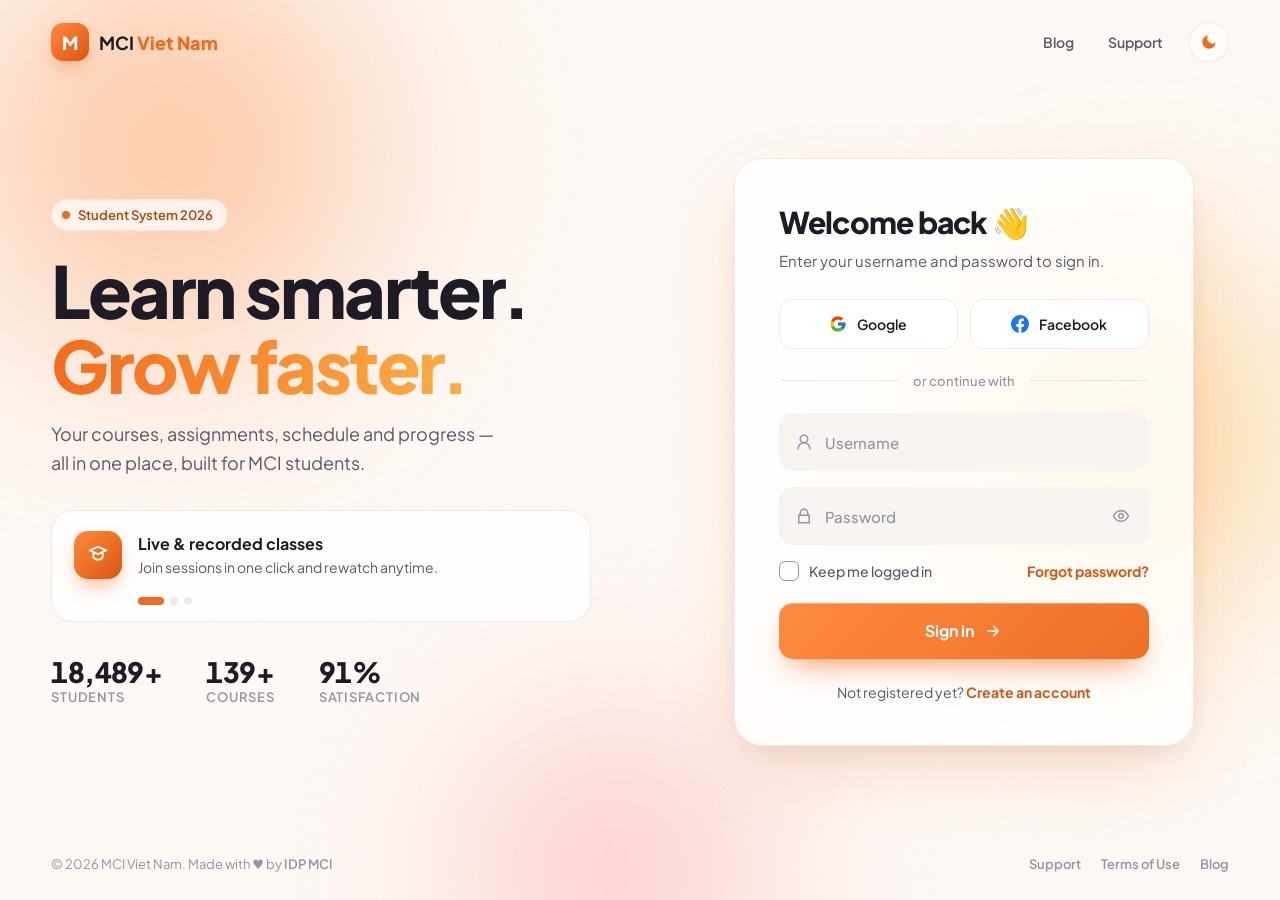
<file: login.html>
<!doctype html>
<html lang="en" data-theme="light">
<head>
  <meta charset="utf-8" />
  <meta name="viewport" content="width=device-width, initial-scale=1" />
  <title>MCI Viet Nam Student System</title>
  <meta name="description" content="MCI Viet Nam Student System – sign in to your learning space." />
  <meta name="theme-color" content="#f26b1d" />
  <link rel="preconnect" href="https://fonts.googleapis.com" />
  <link rel="preconnect" href="https://fonts.gstatic.com" crossorigin />
  <link href="https://fonts.googleapis.com/css2?family=Plus+Jakarta+Sans:wght@400;500;600;700;800&display=swap" rel="stylesheet" />
  <link rel="stylesheet" href="styles.css?v=20261112b" />
</head>
<body>
  <!-- Animated background -->
  <div class="bg" aria-hidden="true">
    <span class="blob blob-1"></span>
    <span class="blob blob-2"></span>
    <span class="blob blob-3"></span>
    <div class="grain"></div>
  </div>

  <header class="topbar reveal" style="--d:0">
    <a class="brand" href="index.html" aria-label="MCI Viet Nam home">
      <span class="brand-mark">M</span>
      <span class="brand-text">MCI <b>Viet Nam</b></span>
    </a>
    <nav class="topnav">
      <a href="https://mcivietnam.com/blog/">Blog</a>
      <a href="mailto:cskh@mcivietnam.com">Support</a>
      <button class="theme-toggle" id="themeToggle" type="button" aria-label="Toggle dark mode">
        <svg class="i-moon" viewBox="0 0 24 24" width="18" height="18"><path fill="currentColor" d="M21 12.8A9 9 0 1 1 11.2 3a7 7 0 0 0 9.8 9.8Z"/></svg>
        <svg class="i-sun" viewBox="0 0 24 24" width="18" height="18"><g fill="none" stroke="currentColor" stroke-width="2" stroke-linecap="round"><circle cx="12" cy="12" r="4"/><path d="M12 2v2M12 20v2M4.9 4.9l1.4 1.4M17.7 17.7l1.4 1.4M2 12h2M20 12h2M4.9 19.1l1.4-1.4M17.7 6.3l1.4-1.4"/></g></svg>
      </button>
    </nav>
  </header>

  <main class="layout">
    <!-- Left: showcase -->
    <section class="showcase" aria-label="About MCI Student System">
      <div class="showcase-inner">
        <span class="pill reveal" style="--d:1"><span class="dot"></span> Student System 2026</span>
        <h1 class="headline reveal" style="--d:2">
          Learn smarter.<br />
          <span class="grad-text">Grow faster.</span>
        </h1>
        <p class="lede reveal" style="--d:3">
          Your courses, assignments, schedule and progress — all in one place, built for MCI students.
        </p>

        <div class="feature-slider reveal" style="--d:4" id="slider" aria-live="polite">
          <article class="slide is-active">
            <div class="slide-icon">
              <svg viewBox="0 0 24 24" width="22" height="22"><path fill="none" stroke="currentColor" stroke-width="2" stroke-linecap="round" stroke-linejoin="round" d="M3 7l9-4 9 4-9 4-9-4Zm4 2v5c0 1.7 2.2 3 5 3s5-1.3 5-3V9"/></svg>
            </div>
            <div>
              <h3>Live & recorded classes</h3>
              <p>Join sessions in one click and rewatch anytime.</p>
            </div>
          </article>
          <article class="slide">
            <div class="slide-icon">
              <svg viewBox="0 0 24 24" width="22" height="22"><path fill="none" stroke="currentColor" stroke-width="2" stroke-linecap="round" stroke-linejoin="round" d="M4 19V9m6 10V5m6 14v-7m4 7H2"/></svg>
            </div>
            <div>
              <h3>Track your progress</h3>
              <p>Scores, attendance and goals updated in real time.</p>
            </div>
          </article>
          <article class="slide">
            <div class="slide-icon">
              <svg viewBox="0 0 24 24" width="22" height="22"><path fill="none" stroke="currentColor" stroke-width="2" stroke-linecap="round" stroke-linejoin="round" d="M8 2v4m8-4v4M3 10h18M5 4h14a2 2 0 0 1 2 2v14a2 2 0 0 1-2 2H5a2 2 0 0 1-2-2V6a2 2 0 0 1 2-2Z"/></svg>
            </div>
            <div>
              <h3>Never miss a deadline</h3>
              <p>Smart reminders for classes, homework and exams.</p>
            </div>
          </article>
          <div class="slider-dots" role="tablist" aria-label="Features">
            <button class="is-active" aria-label="Feature 1"></button>
            <button aria-label="Feature 2"></button>
            <button aria-label="Feature 3"></button>
          </div>
        </div>

        <div class="stats reveal" style="--d:5">
          <div><strong data-count="20000" data-suffix="+">0</strong><span>Students</span></div>
          <div><strong data-count="150" data-suffix="+">0</strong><span>Courses</span></div>
          <div><strong data-count="98" data-suffix="%">0</strong><span>Satisfaction</span></div>
        </div>
      </div>
    </section>

    <!-- Right: auth card -->
    <section class="auth" aria-label="Account">
      <div class="card reveal" style="--d:2" id="card">
        <div class="card-glow" aria-hidden="true"></div>

        <!-- Sign in view -->
        <div class="view is-active" data-view="signin">
          <h2>Welcome back <span class="wave">👋</span></h2>
          <p class="sub">Enter your username and password to sign in.</p>

          <div class="socials">
            <button class="btn-social" type="button">
              <svg viewBox="0 0 48 48" width="18" height="18"><path fill="#FFC107" d="M43.6 20.5H42V20H24v8h11.3C33.7 32.7 29.2 36 24 36c-6.6 0-12-5.4-12-12s5.4-12 12-12c3.1 0 5.8 1.2 7.9 3.1l5.7-5.7C34 6.1 29.3 4 24 4 12.9 4 4 12.9 4 24s8.9 20 20 20 20-8.9 20-20c0-1.3-.1-2.4-.4-3.5Z"/><path fill="#FF3D00" d="m6.3 14.7 6.6 4.8C14.7 15.1 19 12 24 12c3.1 0 5.8 1.2 7.9 3.1l5.7-5.7C34 6.1 29.3 4 24 4 16.3 4 9.7 8.3 6.3 14.7Z"/><path fill="#4CAF50" d="M24 44c5.2 0 9.9-2 13.4-5.2l-6.2-5.2C29.2 35.1 26.7 36 24 36c-5.2 0-9.6-3.3-11.3-8l-6.5 5C9.5 39.6 16.2 44 24 44Z"/><path fill="#1976D2" d="M43.6 20.5H42V20H24v8h11.3c-.8 2.2-2.2 4.2-4.1 5.6l6.2 5.2C37 39.2 44 34 44 24c0-1.3-.1-2.4-.4-3.5Z"/></svg>
              Google
            </button>
            <button class="btn-social" type="button">
              <svg viewBox="0 0 24 24" width="18" height="18"><path fill="#1877F2" d="M24 12a12 12 0 1 0-13.9 11.9v-8.4H7.1V12h3V9.4c0-3 1.8-4.7 4.5-4.7 1.3 0 2.7.2 2.7.2v3h-1.5c-1.5 0-2 .9-2 1.9V12h3.4l-.5 3.5h-2.9v8.4A12 12 0 0 0 24 12Z"/></svg>
              Facebook
            </button>
          </div>

          <div class="divider"><span>or continue with</span></div>

          <form class="form" novalidate data-form="signin">
            <div class="field">
              <input id="si-user" name="username" type="text" placeholder=" " autocomplete="username" required />
              <label for="si-user">Username</label>
              <svg class="f-icon" viewBox="0 0 24 24" width="18" height="18"><path fill="none" stroke="currentColor" stroke-width="2" stroke-linecap="round" d="M20 21a8 8 0 0 0-16 0M12 13a5 5 0 1 0 0-10 5 5 0 0 0 0 10Z"/></svg>
              <small class="err">Please enter your username.</small>
            </div>
            <div class="field">
              <input id="si-pass" name="password" type="password" placeholder=" " autocomplete="current-password" required />
              <label for="si-pass">Password</label>
              <svg class="f-icon" viewBox="0 0 24 24" width="18" height="18"><path fill="none" stroke="currentColor" stroke-width="2" stroke-linecap="round" d="M7 11V8a5 5 0 0 1 10 0v3M5 11h14v10H5z"/></svg>
              <button class="eye" type="button" aria-label="Show password" data-toggle-pass>
                <svg viewBox="0 0 24 24" width="18" height="18"><path fill="none" stroke="currentColor" stroke-width="2" d="M2 12s3.6-7 10-7 10 7 10 7-3.6 7-10 7S2 12 2 12Z"/><circle cx="12" cy="12" r="3" fill="none" stroke="currentColor" stroke-width="2"/></svg>
              </button>
              <small class="err">Please enter your password.</small>
            </div>

            <div class="row">
              <label class="check"><input type="checkbox" /><span class="box"></span> Keep me logged in</label>
              <a href="#forgot" class="link" data-go="forgot">Forgot password?</a>
            </div>

            <button class="btn-primary" type="submit">
              <span class="btn-label">Sign in</span>
              <svg class="arrow" viewBox="0 0 24 24" width="18" height="18"><path fill="none" stroke="currentColor" stroke-width="2.2" stroke-linecap="round" stroke-linejoin="round" d="M5 12h14m-6-6 6 6-6 6"/></svg>
              <span class="spinner" aria-hidden="true"></span>
            </button>
          </form>

          <p class="switch">Not registered yet? <a href="#register" class="link" data-go="register">Create an account</a></p>
        </div>

        <!-- Register view -->
        <div class="view" data-view="register">
          <button class="back" type="button" data-go="signin" aria-label="Back to sign in">
            <svg viewBox="0 0 24 24" width="18" height="18"><path fill="none" stroke="currentColor" stroke-width="2.2" stroke-linecap="round" stroke-linejoin="round" d="M19 12H5m6-6-6 6 6 6"/></svg>
          </button>
          <h2>Create your account</h2>
          <p class="sub">Start your learning journey with MCI in under a minute.</p>
          <form class="form" novalidate data-form="register">
            <div class="field">
              <input id="re-name" type="text" placeholder=" " autocomplete="name" required />
              <label for="re-name">Full name</label>
              <svg class="f-icon" viewBox="0 0 24 24" width="18" height="18"><path fill="none" stroke="currentColor" stroke-width="2" stroke-linecap="round" d="M20 21a8 8 0 0 0-16 0M12 13a5 5 0 1 0 0-10 5 5 0 0 0 0 10Z"/></svg>
              <small class="err">Please enter your name.</small>
            </div>
            <div class="field">
              <input id="re-email" type="email" placeholder=" " autocomplete="email" required />
              <label for="re-email">Email</label>
              <svg class="f-icon" viewBox="0 0 24 24" width="18" height="18"><path fill="none" stroke="currentColor" stroke-width="2" stroke-linecap="round" stroke-linejoin="round" d="M3 6h18v12H3zM3 7l9 6 9-6"/></svg>
              <small class="err">Please enter a valid email.</small>
            </div>
            <div class="field">
              <input id="re-pass" type="password" placeholder=" " autocomplete="new-password" minlength="8" required />
              <label for="re-pass">Password (min. 8 characters)</label>
              <svg class="f-icon" viewBox="0 0 24 24" width="18" height="18"><path fill="none" stroke="currentColor" stroke-width="2" stroke-linecap="round" d="M7 11V8a5 5 0 0 1 10 0v3M5 11h14v10H5z"/></svg>
              <button class="eye" type="button" aria-label="Show password" data-toggle-pass>
                <svg viewBox="0 0 24 24" width="18" height="18"><path fill="none" stroke="currentColor" stroke-width="2" d="M2 12s3.6-7 10-7 10 7 10 7-3.6 7-10 7S2 12 2 12Z"/><circle cx="12" cy="12" r="3" fill="none" stroke="currentColor" stroke-width="2"/></svg>
              </button>
              <div class="strength" aria-hidden="true"><i></i><i></i><i></i><i></i></div>
              <small class="err">Password must be at least 8 characters.</small>
            </div>
            <button class="btn-primary" type="submit">
              <span class="btn-label">Create account</span>
              <svg class="arrow" viewBox="0 0 24 24" width="18" height="18"><path fill="none" stroke="currentColor" stroke-width="2.2" stroke-linecap="round" stroke-linejoin="round" d="M5 12h14m-6-6 6 6-6 6"/></svg>
              <span class="spinner" aria-hidden="true"></span>
            </button>
          </form>
          <p class="switch">Already have an account? <a href="#signin" class="link" data-go="signin">Sign in</a></p>
        </div>

        <!-- Forgot view -->
        <div class="view" data-view="forgot">
          <button class="back" type="button" data-go="signin" aria-label="Back to sign in">
            <svg viewBox="0 0 24 24" width="18" height="18"><path fill="none" stroke="currentColor" stroke-width="2.2" stroke-linecap="round" stroke-linejoin="round" d="M19 12H5m6-6-6 6 6 6"/></svg>
          </button>
          <div class="hero-icon">
            <svg viewBox="0 0 24 24" width="28" height="28"><path fill="none" stroke="currentColor" stroke-width="2" stroke-linecap="round" d="M7 11V8a5 5 0 0 1 10 0v3M5 11h14v10H5zM12 15v2"/></svg>
          </div>
          <h2>Forgot password?</h2>
          <p class="sub">No worries — enter your email and we'll send you a reset link.</p>
          <form class="form" novalidate data-form="forgot">
            <div class="field">
              <input id="fo-email" type="email" placeholder=" " autocomplete="email" required />
              <label for="fo-email">Email</label>
              <svg class="f-icon" viewBox="0 0 24 24" width="18" height="18"><path fill="none" stroke="currentColor" stroke-width="2" stroke-linecap="round" stroke-linejoin="round" d="M3 6h18v12H3zM3 7l9 6 9-6"/></svg>
              <small class="err">Please enter a valid email.</small>
            </div>
            <button class="btn-primary" type="submit">
              <span class="btn-label">Send reset link</span>
              <svg class="arrow" viewBox="0 0 24 24" width="18" height="18"><path fill="none" stroke="currentColor" stroke-width="2.2" stroke-linecap="round" stroke-linejoin="round" d="M5 12h14m-6-6 6 6-6 6"/></svg>
              <span class="spinner" aria-hidden="true"></span>
            </button>
          </form>
          <p class="switch">Remembered it? <a href="#signin" class="link" data-go="signin">Back to sign in</a></p>
        </div>
      </div>
    </section>
  </main>

  <footer class="footer reveal" style="--d:6">
    <span>© 2026 MCI Viet Nam. Made with ♥ by <a href="https://www.mcivietnam.com/">IDP MCI</a></span>
    <nav>
      <a href="mailto:cskh@mcivietnam.com">Support</a>
      <a href="https://www.mcivietnam.com/">Terms of Use</a>
      <a href="https://mcivietnam.com/blog/">Blog</a>
    </nav>
  </footer>

  <div class="toast" id="toast" role="status" aria-live="polite"></div>

  <script src="app.js?v=20261112b"></script>
</body>
</html>
</file>
<file: styles.css>
/* ============ Tokens ============ */
:root {
  --orange-50: #fff4ec;
  --orange-100: #ffe4d1;
  --orange-300: #ffb27a;
  --orange-400: #ff8a3d;
  --orange-500: #f26b1d;
  --orange-600: #db5510;
  --orange-700: #b4430c;
  --amber: #ffb547;
  --rose: #ff6b6b;

  --bg: #fffaf6;
  --surface: rgba(255, 255, 255, 0.78);
  --surface-solid: #ffffff;
  --border: rgba(30, 20, 10, 0.08);
  --text: #1d1b26;
  --text-2: #5b5869;
  --text-3: #9592a3;
  --field: #f7f4f1;
  --field-focus: #ffffff;
  --shadow-lg: 0 30px 80px -20px rgba(242, 107, 29, 0.25), 0 12px 32px -12px rgba(29, 27, 38, 0.12);
  --blob-op: 0.55;
  --radius: 28px;
  --ease: cubic-bezier(0.22, 1, 0.36, 1);
  --ease-spring: cubic-bezier(0.34, 1.56, 0.64, 1);
  color-scheme: light;
}

:root[data-theme="dark"] {
  --bg: #120f0d;
  --surface: rgba(30, 25, 22, 0.72);
  --surface-solid: #1c1815;
  --border: rgba(255, 255, 255, 0.08);
  --text: #f6f1ec;
  --text-2: #b7aea6;
  --text-3: #7d746c;
  --field: rgba(255, 255, 255, 0.05);
  --field-focus: rgba(255, 255, 255, 0.08);
  --shadow-lg: 0 30px 80px -20px rgba(0, 0, 0, 0.6), 0 0 0 1px rgba(255, 255, 255, 0.04);
  --blob-op: 0.35;
  color-scheme: dark;
}

/* ============ Base ============ */
*,
*::before,
*::after { box-sizing: border-box; }

html, body { height: 100%; }

body {
  margin: 0;
  font-family: "Plus Jakarta Sans", system-ui, -apple-system, "Segoe UI", sans-serif;
  background: var(--bg);
  color: var(--text);
  -webkit-font-smoothing: antialiased;
  overflow-x: hidden;
  display: flex;
  flex-direction: column;
  min-height: 100vh;
  transition: background-color 0.5s var(--ease), color 0.5s var(--ease);
}

a { color: inherit; text-decoration: none; }
button { font: inherit; color: inherit; cursor: pointer; border: 0; background: none; }

/* ============ Background ============ */
.bg { position: fixed; inset: 0; z-index: -1; overflow: hidden; pointer-events: none; }
.blob {
  position: absolute;
  border-radius: 50%;
  filter: blur(80px);
  opacity: var(--blob-op);
  will-change: transform;
  transition: opacity 0.6s var(--ease);
}
.blob-1 { width: 620px; height: 620px; left: -140px; top: -160px; background: radial-gradient(circle, var(--orange-400), transparent 70%); animation: float1 18s ease-in-out infinite; }
.blob-2 { width: 520px; height: 520px; right: -120px; top: 20%; background: radial-gradient(circle, var(--amber), transparent 70%); animation: float2 22s ease-in-out infinite; }
.blob-3 { width: 460px; height: 460px; left: 30%; bottom: -200px; background: radial-gradient(circle, var(--rose), transparent 70%); animation: float3 26s ease-in-out infinite; opacity: calc(var(--blob-op) * 0.7); }

@keyframes float1 { 0%,100% { transform: translate(0,0) scale(1); } 50% { transform: translate(120px, 80px) scale(1.12); } }
@keyframes float2 { 0%,100% { transform: translate(0,0) scale(1); } 50% { transform: translate(-100px, 120px) scale(0.92); } }
@keyframes float3 { 0%,100% { transform: translate(0,0) scale(1); } 50% { transform: translate(80px, -100px) scale(1.1); } }

.grain {
  position: absolute; inset: 0; opacity: 0.05;
  background-image: url("data:image/svg+xml;utf8,<svg xmlns='http://www.w3.org/2000/svg' width='160' height='160'><filter id='n'><feTurbulence type='fractalNoise' baseFrequency='0.9' numOctaves='2'/></filter><rect width='100%' height='100%' filter='url(%23n)'/></svg>");
}

/* ============ Reveal on load ============ */
.reveal {
  opacity: 0;
  transform: translateY(24px);
  filter: blur(6px);
  transition: opacity 0.9s var(--ease), transform 0.9s var(--ease), filter 0.9s var(--ease);
  transition-delay: calc(var(--d, 0) * 90ms + 100ms);
}
.is-loaded .reveal { opacity: 1; transform: none; filter: none; }

/* ============ Top bar ============ */
.topbar {
  display: flex; align-items: center; justify-content: space-between;
  padding: 22px clamp(16px, 4vw, 56px);
}
.brand { display: inline-flex; align-items: center; gap: 10px; font-weight: 700; font-size: 18px; }
.brand-mark {
  width: 38px; height: 38px; border-radius: 12px;
  display: grid; place-items: center; color: #fff; font-weight: 800;
  background: linear-gradient(135deg, var(--orange-400), var(--orange-600));
  box-shadow: 0 8px 20px -6px rgba(242, 107, 29, 0.6);
  transition: transform 0.5s var(--ease-spring);
}
.brand:hover .brand-mark { transform: rotate(-8deg) scale(1.06); }
.brand-text b { color: var(--orange-500); font-weight: 800; }

.topnav { display: flex; align-items: center; gap: 6px; }
.topnav a {
  padding: 8px 14px; border-radius: 999px; font-size: 14px; font-weight: 600; color: var(--text-2);
  transition: background 0.3s, color 0.3s;
}
.topnav a:hover { background: var(--orange-50); color: var(--orange-600); }
:root[data-theme="dark"] .topnav a:hover { background: rgba(242, 107, 29, 0.12); color: var(--orange-300); }

.theme-toggle {
  position: relative; width: 40px; height: 40px; border-radius: 50%;
  display: grid; place-items: center; margin-left: 6px;
  background: var(--surface); border: 1px solid var(--border);
  backdrop-filter: blur(12px);
  transition: transform 0.4s var(--ease-spring), background 0.3s;
}
.theme-toggle:hover { transform: rotate(18deg) scale(1.08); }
.theme-toggle svg { position: absolute; transition: transform 0.5s var(--ease), opacity 0.4s; }
.i-sun { opacity: 0; transform: rotate(-90deg) scale(0.4); color: var(--amber); }
.i-moon { color: var(--orange-500); }
:root[data-theme="dark"] .i-sun { opacity: 1; transform: none; }
:root[data-theme="dark"] .i-moon { opacity: 0; transform: rotate(90deg) scale(0.4); }

/* ============ Layout ============ */
.layout {
  flex: 1;
  display: grid;
  grid-template-columns: 1.1fr 1fr;
  gap: clamp(24px, 5vw, 80px);
  align-items: center;
  width: 100%;
  max-width: 1280px;
  margin: 0 auto;
  padding: 16px clamp(16px, 4vw, 56px) 32px;
}

/* ============ Showcase ============ */
.showcase-inner { max-width: 540px; }
.pill {
  display: inline-flex; align-items: center; gap: 8px;
  padding: 7px 14px 7px 10px; border-radius: 999px;
  font-size: 13px; font-weight: 600; color: var(--orange-700);
  background: var(--orange-50); border: 1px solid var(--orange-100);
}
:root[data-theme="dark"] .pill { background: rgba(242,107,29,.12); border-color: rgba(242,107,29,.25); color: var(--orange-300); }
.pill .dot { width: 8px; height: 8px; border-radius: 50%; background: var(--orange-500); box-shadow: 0 0 0 0 rgba(242,107,29,.6); animation: pulse 2s infinite; }
@keyframes pulse { 70% { box-shadow: 0 0 0 10px rgba(242,107,29,0); } 100% { box-shadow: 0 0 0 0 rgba(242,107,29,0); } }

.headline {
  font-size: clamp(40px, 5.6vw, 72px);
  line-height: 1.04;
  letter-spacing: -0.035em;
  font-weight: 800;
  margin: 22px 0 18px;
}
.grad-text {
  background: linear-gradient(100deg, var(--orange-500), var(--amber) 45%, var(--rose) 80%, var(--orange-500));
  background-size: 250% 100%;
  -webkit-background-clip: text; background-clip: text; color: transparent;
  animation: shine 8s linear infinite;
}
@keyframes shine { to { background-position: -250% 0; } }

.lede { font-size: 18px; line-height: 1.6; color: var(--text-2); margin: 0 0 32px; max-width: 460px; }

/* Feature slider */
.feature-slider {
  position: relative; height: 112px; margin-bottom: 32px;
  border-radius: 22px; padding: 20px 22px;
  background: var(--surface); border: 1px solid var(--border);
  backdrop-filter: blur(16px); -webkit-backdrop-filter: blur(16px);
  overflow: hidden;
}
.slide {
  position: absolute; inset: 20px 22px auto;
  display: flex; gap: 16px; align-items: center;
  opacity: 0; transform: translateX(40px);
  transition: opacity 0.6s var(--ease), transform 0.7s var(--ease);
  pointer-events: none;
}
.slide.is-leaving { opacity: 0; transform: translateX(-40px); }
.slide.is-active { opacity: 1; transform: none; pointer-events: auto; }
.slide-icon {
  flex: none; width: 48px; height: 48px; border-radius: 14px;
  display: grid; place-items: center; color: #fff;
  background: linear-gradient(135deg, var(--orange-400), var(--orange-600));
  box-shadow: 0 10px 22px -8px rgba(242,107,29,.7);
}
.slide h3 { margin: 0 0 4px; font-size: 16px; font-weight: 700; }
.slide p { margin: 0; font-size: 14px; color: var(--text-2); }
.slider-dots { position: absolute; left: 86px; bottom: 16px; display: flex; gap: 6px; }
.slider-dots button {
  width: 8px; height: 8px; border-radius: 99px; padding: 0;
  background: var(--border); transition: width 0.5s var(--ease), background 0.3s;
}
:root[data-theme="dark"] .slider-dots button { background: rgba(255,255,255,.15); }
.slider-dots button.is-active { width: 26px; background: var(--orange-500); }

/* Stats */
.stats { display: flex; gap: clamp(20px, 4vw, 44px); }
.stats div { display: flex; flex-direction: column; }
.stats strong { font-size: 28px; font-weight: 800; letter-spacing: -0.02em; font-variant-numeric: tabular-nums; }
.stats span { font-size: 13px; color: var(--text-3); font-weight: 600; text-transform: uppercase; letter-spacing: 0.06em; }

/* ============ Auth card ============ */
.auth { display: flex; justify-content: center; perspective: 1400px; }
.card {
  position: relative;
  width: 100%; max-width: 460px;
  padding: clamp(28px, 4vw, 44px);
  border-radius: var(--radius);
  background: var(--surface);
  border: 1px solid var(--border);
  box-shadow: var(--shadow-lg);
  backdrop-filter: blur(24px) saturate(140%);
  -webkit-backdrop-filter: blur(24px) saturate(140%);
  overflow: hidden;
  transition: height 0.55s var(--ease), background 0.5s var(--ease), opacity 0.9s var(--ease), transform 0.9s var(--ease), filter 0.9s var(--ease);
}
.card-glow {
  position: absolute; inset: -1px; border-radius: inherit; pointer-events: none;
  background: radial-gradient(400px circle at var(--mx, 50%) var(--my, 0%), rgba(242,107,29,.16), transparent 60%);
  opacity: 0; transition: opacity 0.4s;
}
.card:hover .card-glow { opacity: 1; }

/* Views & transitions */
.view {
  position: absolute; top: clamp(28px, 4vw, 44px); left: clamp(28px, 4vw, 44px); right: clamp(28px, 4vw, 44px);
  opacity: 0; visibility: hidden;
  transform: translateX(60px) scale(0.98);
  filter: blur(4px);
  transition: opacity 0.5s var(--ease), transform 0.6s var(--ease), filter 0.5s var(--ease), visibility 0s 0.6s;
}
.view.from-left { transform: translateX(-60px) scale(0.98); }
.view.is-active {
  position: relative; top: auto; left: auto; right: auto;
  opacity: 1; visibility: visible; transform: none; filter: none;
  transition: opacity 0.5s var(--ease) 0.12s, transform 0.65s var(--ease) 0.08s, filter 0.5s var(--ease) 0.12s, visibility 0s;
}
.view.is-leaving-left { transform: translateX(-60px) scale(0.98); }
.view.is-leaving-right { transform: translateX(60px) scale(0.98); }

/* Stagger children of active view */
.view > * { transition: opacity 0.5s var(--ease), transform 0.6s var(--ease); }
.view:not(.is-active) > * { opacity: 0; transform: translateY(10px); }
.view.is-active > *:nth-child(1) { transition-delay: 0.10s; }
.view.is-active > *:nth-child(2) { transition-delay: 0.16s; }
.view.is-active > *:nth-child(3) { transition-delay: 0.22s; }
.view.is-active > *:nth-child(4) { transition-delay: 0.28s; }
.view.is-active > *:nth-child(5) { transition-delay: 0.34s; }
.view.is-active > *:nth-child(6) { transition-delay: 0.40s; }

.card h2 { font-size: 30px; letter-spacing: -0.025em; font-weight: 800; margin: 0 0 8px; }
.sub { margin: 0 0 26px; color: var(--text-2); font-size: 15px; line-height: 1.55; }
.wave { display: inline-block; transform-origin: 70% 70%; animation: wave 2.4s ease-in-out 1.2s 2; }
@keyframes wave { 0%,60%,100% { transform: rotate(0); } 10%,30% { transform: rotate(14deg); } 20% { transform: rotate(-8deg); } 40% { transform: rotate(-4deg); } 50% { transform: rotate(10deg); } }

.back {
  width: 38px; height: 38px; border-radius: 12px; margin-bottom: 18px;
  display: grid; place-items: center; background: var(--field); color: var(--text-2);
  transition: background 0.3s, color 0.3s, transform 0.4s var(--ease-spring);
}
.back:hover { background: var(--orange-50); color: var(--orange-600); transform: translateX(-3px); }
:root[data-theme="dark"] .back:hover { background: rgba(242,107,29,.14); color: var(--orange-300); }

.hero-icon {
  width: 60px; height: 60px; border-radius: 18px; margin-bottom: 18px;
  display: grid; place-items: center; color: var(--orange-500);
  background: var(--orange-50); border: 1px solid var(--orange-100);
}
:root[data-theme="dark"] .hero-icon { background: rgba(242,107,29,.12); border-color: rgba(242,107,29,.25); }

/* Social buttons */
.socials { display: grid; grid-template-columns: 1fr 1fr; gap: 12px; }
.btn-social {
  display: flex; align-items: center; justify-content: center; gap: 10px;
  height: 50px; border-radius: 14px; font-weight: 600; font-size: 14px;
  background: var(--surface-solid); border: 1px solid var(--border);
  transition: transform 0.35s var(--ease-spring), box-shadow 0.35s var(--ease), border-color 0.3s;
}
.btn-social:hover { transform: translateY(-2px); border-color: var(--orange-300); box-shadow: 0 10px 24px -12px rgba(242,107,29,.5); }

.divider { display: flex; align-items: center; gap: 14px; margin: 24px 0; color: var(--text-3); font-size: 13px; font-weight: 500; }
.divider::before, .divider::after { content: ""; flex: 1; height: 1px; background: var(--border); }

/* Fields with floating labels */
.form { display: flex; flex-direction: column; gap: 16px; }
.field { position: relative; }
.field input {
  width: 100%; height: 58px;
  padding: 22px 46px 8px 46px;
  border-radius: 14px;
  border: 1.5px solid transparent;
  background: var(--field);
  color: var(--text);
  font: inherit; font-size: 15px; font-weight: 500;
  outline: none;
  transition: border-color 0.3s, background 0.3s, box-shadow 0.3s var(--ease);
}
.field input:hover { border-color: var(--border); }
.field input:focus {
  border-color: var(--orange-500);
  background: var(--field-focus);
  box-shadow: 0 0 0 5px rgba(242, 107, 29, 0.14);
}
.field label {
  position: absolute; left: 46px; top: 29px; transform: translateY(-50%);
  font-size: 15px; color: var(--text-3); font-weight: 500; pointer-events: none;
  transition: all 0.28s var(--ease);
}
.field input:focus + label,
.field input:not(:placeholder-shown) + label {
  top: 17px; font-size: 11.5px; font-weight: 700; letter-spacing: 0.02em; color: var(--orange-600);
}
:root[data-theme="dark"] .field input:focus + label,
:root[data-theme="dark"] .field input:not(:placeholder-shown) + label { color: var(--orange-300); }
.f-icon { position: absolute; left: 16px; top: 20px; color: var(--text-3); transition: color 0.3s, transform 0.4s var(--ease-spring); }
.field input:focus ~ .f-icon { color: var(--orange-500); transform: scale(1.1); }
.eye {
  position: absolute; right: 8px; top: 9px; width: 40px; height: 40px; border-radius: 10px;
  display: grid; place-items: center; color: var(--text-3);
  transition: color 0.3s, background 0.3s;
}
.eye:hover { color: var(--orange-500); background: rgba(242,107,29,.08); }
.eye.is-on { color: var(--orange-500); }

.err {
  display: block; overflow: hidden; max-height: 0; opacity: 0;
  font-size: 12.5px; color: #e5484d; font-weight: 500; padding-left: 4px;
  transition: max-height 0.35s var(--ease), opacity 0.3s, margin 0.35s var(--ease);
}
.field.invalid input { border-color: #e5484d; box-shadow: 0 0 0 5px rgba(229,72,77,.12); }
.field.invalid label { color: #e5484d !important; }
.field.invalid .err { max-height: 30px; opacity: 1; margin-top: 6px; }
.field.shake { animation: shake 0.45s var(--ease); }
@keyframes shake { 20% { transform: translateX(-8px); } 40% { transform: translateX(7px); } 60% { transform: translateX(-4px); } 80% { transform: translateX(2px); } }

.strength { display: grid; grid-template-columns: repeat(4, 1fr); gap: 6px; margin-top: 8px; }
.strength i { height: 4px; border-radius: 4px; background: var(--border); transition: background 0.4s var(--ease); }
:root[data-theme="dark"] .strength i { background: rgba(255,255,255,.1); }
.strength[data-level="1"] i:nth-child(-n+1) { background: #e5484d; }
.strength[data-level="2"] i:nth-child(-n+2) { background: var(--amber); }
.strength[data-level="3"] i:nth-child(-n+3) { background: var(--orange-400); }
.strength[data-level="4"] i { background: #30a46c; }

.row { display: flex; align-items: center; justify-content: space-between; gap: 12px; font-size: 14px; flex-wrap: wrap; }
.check { display: inline-flex; align-items: center; gap: 10px; cursor: pointer; color: var(--text-2); font-weight: 500; user-select: none; }
.check input { position: absolute; opacity: 0; }
.check .box {
  width: 20px; height: 20px; border-radius: 6px; border: 1.5px solid var(--text-3);
  display: grid; place-items: center; transition: all 0.3s var(--ease-spring);
}
.check .box::after {
  content: ""; width: 10px; height: 6px; border: 2px solid #fff; border-top: 0; border-right: 0;
  transform: rotate(-45deg) scale(0); margin-top: -2px; transition: transform 0.3s var(--ease-spring);
}
.check input:checked + .box { background: var(--orange-500); border-color: var(--orange-500); transform: scale(1.05); }
.check input:checked + .box::after { transform: rotate(-45deg) scale(1); }
.check input:focus-visible + .box { box-shadow: 0 0 0 4px rgba(242,107,29,.25); }

.link { color: var(--orange-600); font-weight: 700; position: relative; }
:root[data-theme="dark"] .link { color: var(--orange-300); }
.link::after {
  content: ""; position: absolute; left: 0; right: 0; bottom: -2px; height: 2px; border-radius: 2px;
  background: currentColor; transform: scaleX(0); transform-origin: right; transition: transform 0.4s var(--ease);
}
.link:hover::after { transform: scaleX(1); transform-origin: left; }

/* Primary button */
.btn-primary {
  position: relative; overflow: hidden;
  height: 56px; margin-top: 6px; border-radius: 14px;
  display: flex; align-items: center; justify-content: center; gap: 10px;
  color: #fff; font-weight: 700; font-size: 16px;
  background: linear-gradient(135deg, var(--orange-400), var(--orange-600));
  background-size: 200% 200%;
  box-shadow: 0 14px 30px -12px rgba(242,107,29,.8), inset 0 1px 0 rgba(255,255,255,.25);
  transition: transform 0.35s var(--ease-spring), box-shadow 0.35s var(--ease), background-position 0.6s var(--ease);
}
.btn-primary:hover { transform: translateY(-2px); background-position: 100% 100%; box-shadow: 0 20px 36px -12px rgba(242,107,29,.9), inset 0 1px 0 rgba(255,255,255,.25); }
.btn-primary:active { transform: translateY(0) scale(0.98); }
.btn-primary:focus-visible { outline: 3px solid var(--orange-300); outline-offset: 3px; }
.btn-primary::before {
  content: ""; position: absolute; top: 0; left: -120%; width: 60%; height: 100%;
  background: linear-gradient(100deg, transparent, rgba(255,255,255,.35), transparent);
  transform: skewX(-20deg); transition: left 0.8s var(--ease);
}
.btn-primary:hover::before { left: 140%; }
.btn-primary .arrow { transition: transform 0.4s var(--ease-spring); }
.btn-primary:hover .arrow { transform: translateX(4px); }
.spinner {
  position: absolute; width: 22px; height: 22px; border-radius: 50%;
  border: 2.5px solid rgba(255,255,255,.35); border-top-color: #fff;
  opacity: 0; animation: spin 0.8s linear infinite;
}
@keyframes spin { to { transform: rotate(360deg); } }
.btn-primary.is-loading .btn-label,
.btn-primary.is-loading .arrow { opacity: 0; }
.btn-primary.is-loading .spinner { opacity: 1; }
.btn-primary.is-loading { pointer-events: none; }

.ripple {
  position: absolute; border-radius: 50%; background: rgba(255,255,255,.45);
  transform: scale(0); animation: ripple 0.7s var(--ease) forwards; pointer-events: none;
}
@keyframes ripple { to { transform: scale(4); opacity: 0; } }

.switch { text-align: center; margin: 24px 0 0; font-size: 14px; color: var(--text-2); }

/* ============ Footer ============ */
.footer {
  display: flex; justify-content: space-between; align-items: center; gap: 12px; flex-wrap: wrap;
  padding: 20px clamp(16px, 4vw, 56px) 28px; font-size: 13px; color: var(--text-3);
}
.footer a { font-weight: 600; transition: color 0.3s; }
.footer a:hover { color: var(--orange-500); }
.footer nav { display: flex; gap: 20px; }

/* ============ Toast ============ */
.toast {
  position: fixed; left: 50%; bottom: 28px; z-index: 10;
  transform: translate(-50%, calc(100% + 40px));
  opacity: 0; visibility: hidden;
  padding: 14px 20px; border-radius: 14px; font-size: 14px; font-weight: 600;
  background: var(--text); color: var(--bg);
  box-shadow: 0 20px 40px -12px rgba(0,0,0,.35);
  transition: transform 0.6s var(--ease-spring), opacity 0.4s, visibility 0s 0.6s;
  max-width: calc(100% - 32px);
}
.toast.show { transform: translate(-50%, 0); opacity: 1; visibility: visible; transition: transform 0.6s var(--ease-spring), opacity 0.3s, visibility 0s; }

/* ============ Responsive ============ */
@media (max-width: 960px) {
  .layout { grid-template-columns: 1fr; gap: 36px; padding-top: 8px; }
  .showcase-inner { max-width: 640px; margin: 0 auto; text-align: center; }
  .lede { margin-left: auto; margin-right: auto; }
  .stats { justify-content: center; }
  .feature-slider { text-align: left; max-width: 520px; margin-left: auto; margin-right: auto; }
  .showcase { order: 2; }
  .auth { order: 1; }
}
@media (max-width: 560px) {
  .topnav a { display: none; }
  .headline { font-size: 38px; }
  .socials { grid-template-columns: 1fr; }
  .feature-slider { height: 128px; }
  .footer { justify-content: center; text-align: center; }
  .blob { filter: blur(60px); }
}

@media (prefers-reduced-motion: reduce) {
  *, *::before, *::after { animation-duration: 0.001ms !important; animation-iteration-count: 1 !important; transition-duration: 0.001ms !important; transition-delay: 0s !important; }
}
</file>
